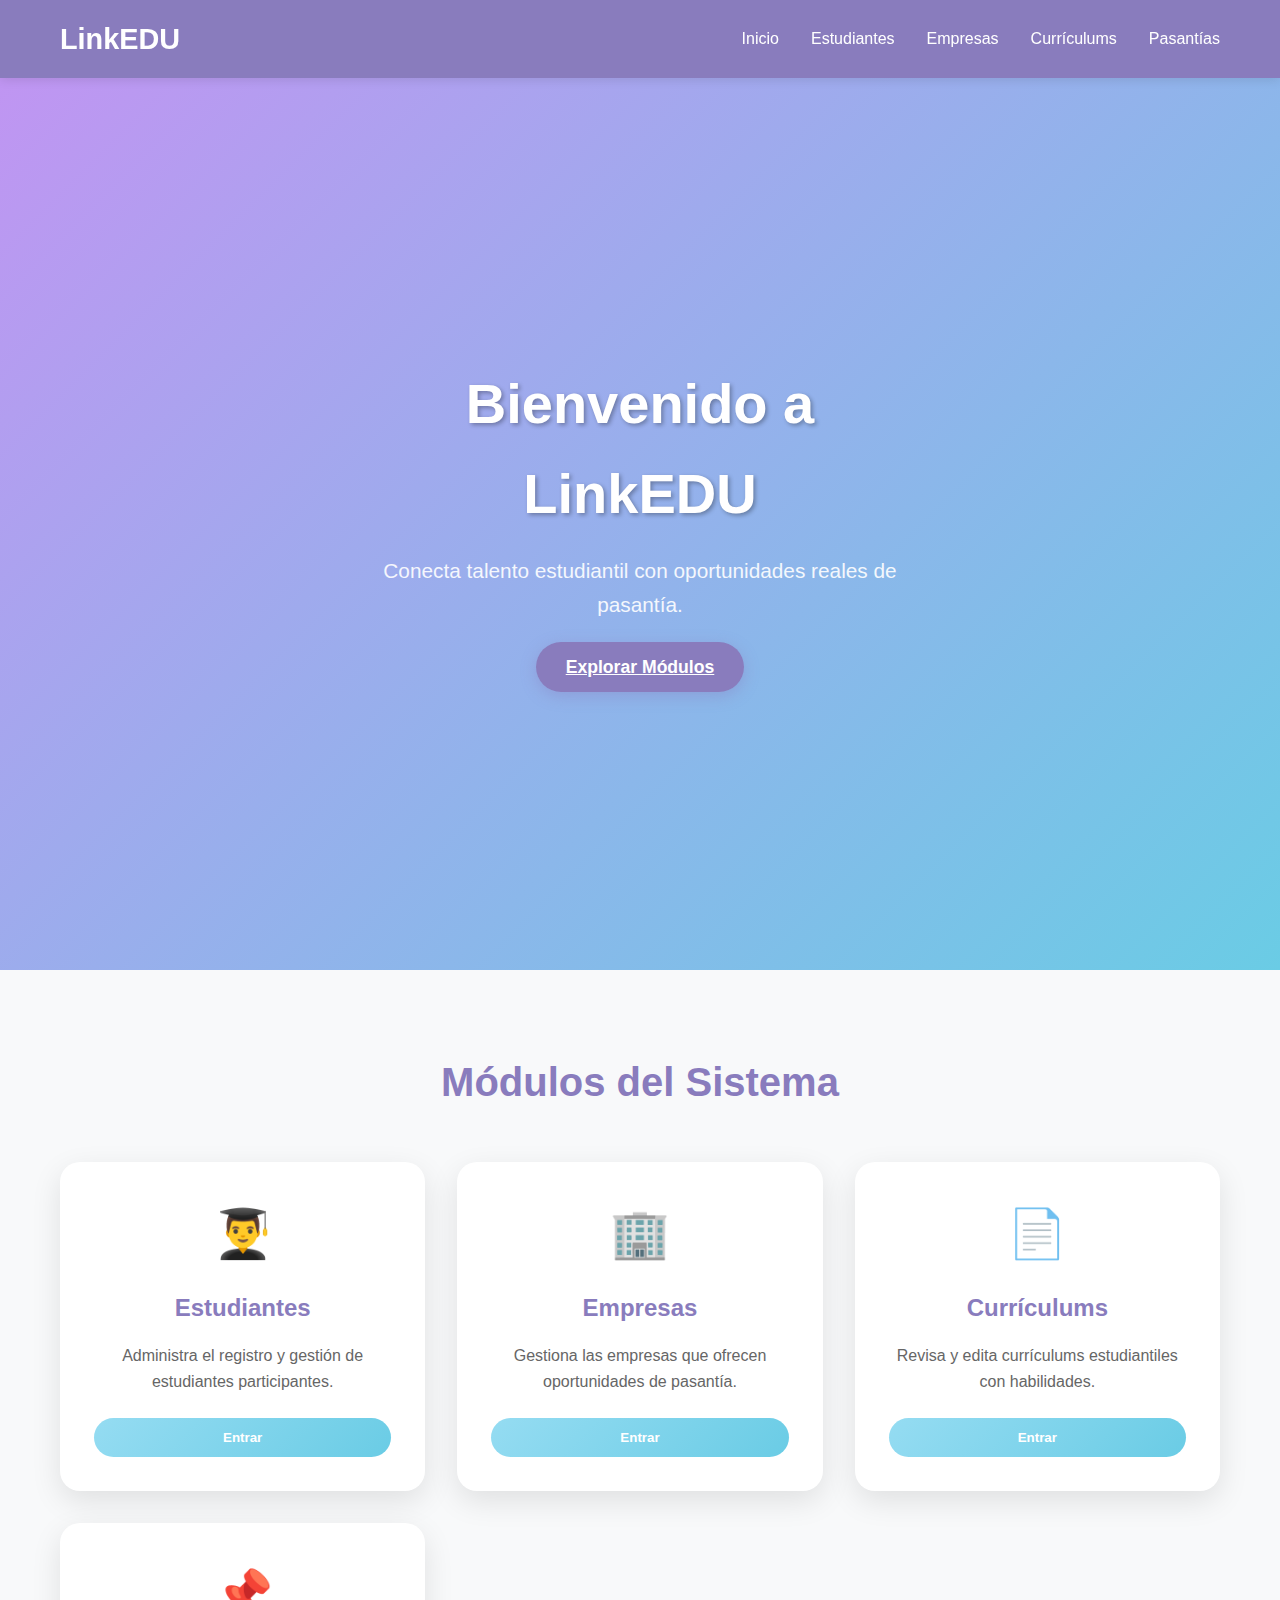
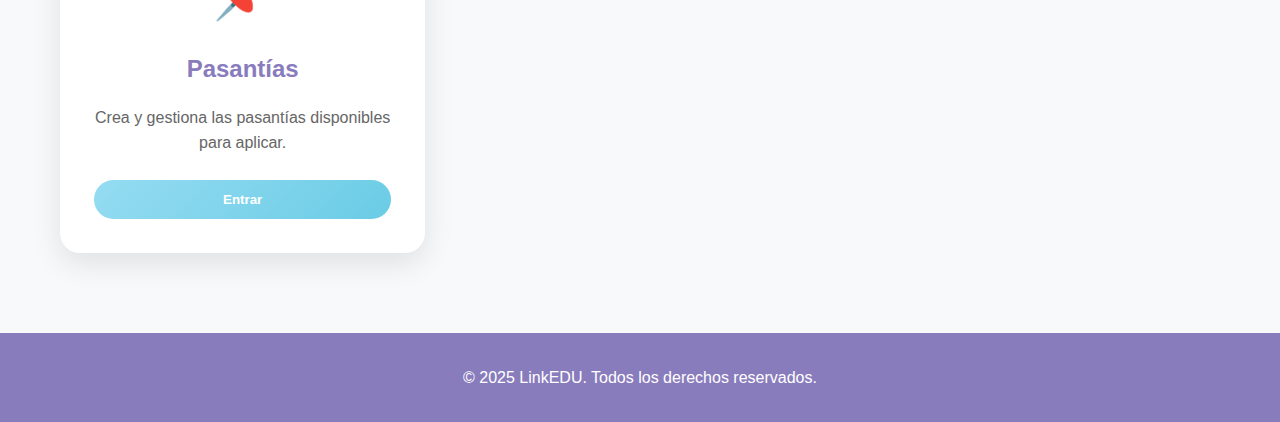
<file: index.html>
<!DOCTYPE html>
<html lang="es">
<head>
    <meta charset="UTF-8">
    <meta name="viewport" content="width=device-width, initial-scale=1.0">
    <title>Gestión de Pasantías - LinkEDU</title>
    <link rel="stylesheet" href="styles.css">
</head>
<body>
    <!-- Navigation Bar -->
    <nav class="navbar">
        <div class="nav-container">
            <div class="nav-logo">
                <h2>LinkEDU</h2>
            </div>
            <ul class="nav-menu">
                <li class="nav-item">
                    <a href="index.html" class="nav-link">Inicio</a>
                </li>
                <li class="nav-item">
                    <a href="student.html" class="nav-link">Estudiantes</a>
                </li>
                <li class="nav-item">
                    <a href="company.html" class="nav-link">Empresas</a>
                </li>
                <li class="nav-item">
                    <a href="curriculum.html" class="nav-link">Currículums</a>
                </li>
                <li class="nav-item">
                    <a href="intership.html" class="nav-link">Pasantías</a>
                </li>
            </ul>
        </div>
    </nav>

 
  <!-- Hero Section -->
  <section class="hero">
    <div class="hero-content">
      <h1 class="hero-title">Bienvenido a LinkEDU</h1>
      <p class="hero-subtitle">Conecta talento estudiantil con oportunidades reales de pasantía.</p>
      <a href="#modulos" class="cta-button">Explorar Módulos</a>
    </div>
  </section>

  <!-- Modules Grid -->
  <section id="modulos" class="modules-section">
    <div class="container">
      <h2 class="section-title">Módulos del Sistema</h2>
      <div class="modules-grid">
        <div class="module-card" onclick="location.href='student.html'">
          <div class="module-icon">👨‍🎓</div>
          <h3>Estudiantes</h3>
          <p>Administra el registro y gestión de estudiantes participantes.</p>
          <button class="module-button">Entrar</button>
        </div>

        <div class="module-card" onclick="location.href='company.html'">
          <div class="module-icon">🏢</div>
          <h3>Empresas</h3>
          <p>Gestiona las empresas que ofrecen oportunidades de pasantía.</p>
          <button class="module-button">Entrar</button>
        </div>

        <div class="module-card" onclick="location.href='curriculum.html'">
          <div class="module-icon">📄</div>
          <h3>Currículums</h3>
          <p>Revisa y edita currículums estudiantiles con habilidades.</p>
          <button class="module-button">Entrar</button>
        </div>

        <div class="module-card" onclick="location.href='intership.html'">
          <div class="module-icon">📌</div>
          <h3>Pasantías</h3>
          <p>Crea y gestiona las pasantías disponibles para aplicar.</p>
          <button class="module-button">Entrar</button>
        </div>
      </div>
    </div>
  </section>

  <!-- Footer -->
  <footer class="footer">
    <div class="container">
      <p>&copy; 2025 LinkEDU. Todos los derechos reservados.</p>
    </div>
  </footer>

</body>
</html>
</file>
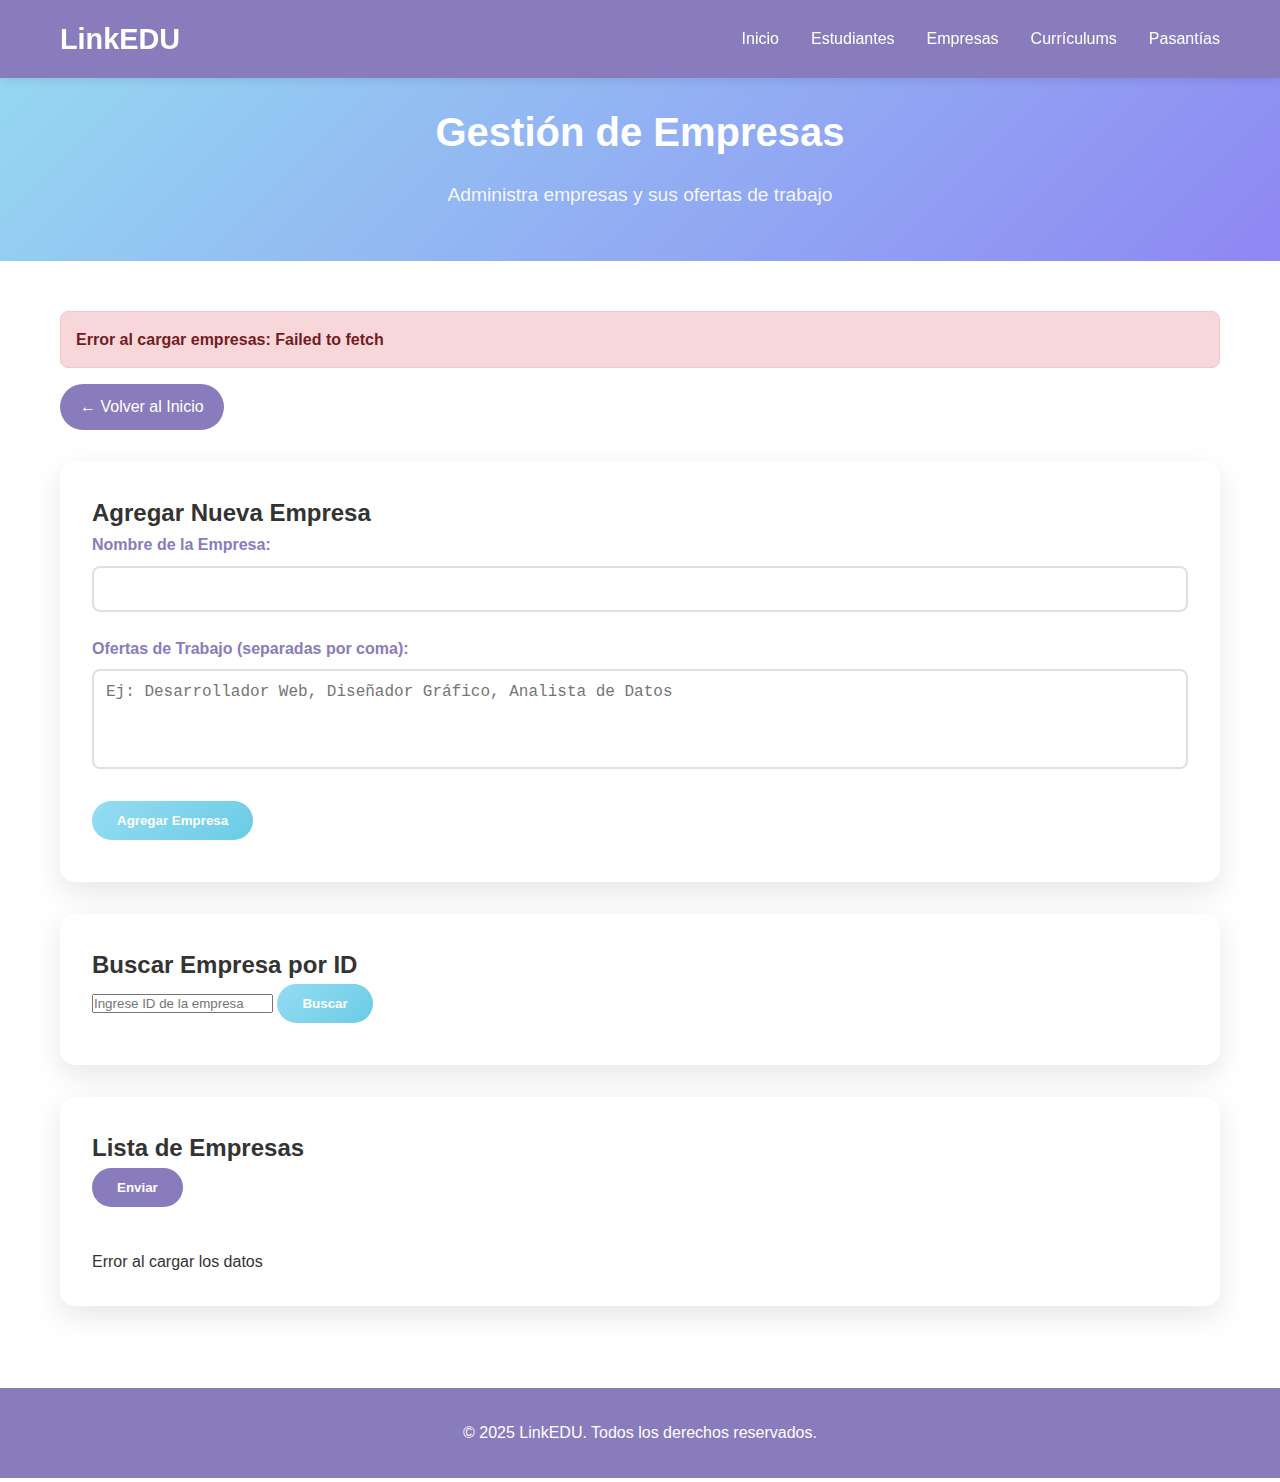
<file: company.html>
<!DOCTYPE html>
<html lang="es">
<head>
    <meta charset="UTF-8">
    <meta name="viewport" content="width=device-width, initial-scale=1.0">
    <title>Gestión de Empresas - LinkEDU</title>
    <link rel="stylesheet" href="styles.css">
</head>
<body>
    <!-- Navigation Bar -->
    <nav class="navbar">
        <div class="nav-container">
            <div class="nav-logo">
                <h2>LinkEDU</h2>
            </div>
            <ul class="nav-menu">
                <li class="nav-item">
                    <a href="index.html" class="nav-link">Inicio</a>
                </li>
                <li class="nav-item">
                    <a href="student.html" class="nav-link">Estudiantes</a>
                </li>
                <li class="nav-item">
                    <a href="company.html" class="nav-link">Empresas</a>
                </li>
                <li class="nav-item">
                    <a href="curriculum.html" class="nav-link">Currículums</a>
                </li>
                <li class="nav-item">
                    <a href="intership.html" class="nav-link">Pasantías</a>
                </li>
            </ul>
        </div>
    </nav>

    <!-- Page Header -->
    <header class="page-header">
        <div class="container">
            <h1 class="page-title">Gestión de Empresas</h1>
            <p class="page-subtitle">Administra empresas y sus ofertas de trabajo</p>
        </div>
    </header>

    <!-- Main Content -->
    <main class="main-content">
        <div class="container">
            <a href="index.html" class="back-button">← Volver al Inicio</a>
            
            <!-- Add Company Form -->
            <div class="form-container">
                <h2>Agregar Nueva Empresa</h2>
                <form id="companyForm">
                    <div class="form-group">
                        <label for="businessName">Nombre de la Empresa:</label>
                        <input type="text" id="businessName" name="businessName" required>
                    </div>
                    <div class="form-group">
                        <label for="offers">Ofertas de Trabajo (separadas por coma):</label>
                        <textarea id="offers" name="offers" rows="4" placeholder="Ej: Desarrollador Web, Diseñador Gráfico, Analista de Datos" required></textarea>
                    </div>
                    <button type="submit" class="btn btn-primary" data-original-text="Agregar Empresa">
                        Agregar Empresa
                    </button>
                </form>
            </div>

            <!-- Search Company Modal -->
            <div class="form-container">
               <h2>Buscar Empresa por ID</h2>
               <form id="searchCompanyForm">
               <input type="number" id="searchCompanyId" placeholder="Ingrese ID de la empresa" required />
               <button type="submit" class="btn btn-primary">Buscar</button>
               </form>
              <div id="searchCompanyResult"></div>
            </div>

            <!-- Companies List -->
            <div class="form-container">
                <h2>Lista de Empresas</h2>
                <button id="loadCompanies" class="btn btn-secondary">Cargar Empresas</button>
                <div id="companiesContainer" class="cards-container"></div>
            </div>

            

            <!-- Modal para editar parcialmente (PATCH) -->
            <div id="patchCompanyModal" class="modal" style="display: none;">
              <div class="modal-content">
              <span class="close" onclick="closeModals()">&times;</span>
              <h2>Editar Empresa</h2>
              <form id="patchCompanyForm">
             <input type="hidden" id="patchCompanyId">
             <div class="form-group">
             <label for="patchBusinessName">Nombre de la Empresa:</label>
             <input type="text" id="patchBusinessName" name="businessName" placeholder="Dejar en blanco para no modificar" />
              </div>
             <div class="form-group">
             <label for="patchOffers">Ofertas (separadas por coma):</label>
             <textarea id="patchOffers" name="offers" rows="3" placeholder="Ej: Diseño, Programación, Marketing"></textarea>
             </div>
             <button type="submit" class="btn btn-primary">Guardar Cambios</button>
             </form>
             </div>
           </div>

            <!-- UPDATE Company Modal -->
            <div id="editModal" class="modal" style="display: none;">
                <div class="modal-content">
                    <span class="close" onclick="closeModals()">&times;</span>
                    <h2>Actualizar Empresa</h2>
                    <form id="editCompanyForm">
                        <input type="hidden" id="editCompanyId" name="id">
                        <div class="form-group">
                            <label for="editBusinessName">Nombre de la Empresa:</label>
                            <input type="text" id="editBusinessName" name="businessName" required>
                        </div>
                        <div class="form-group">
                            <label for="editOffers">Ofertas de Trabajo (separadas por coma):</label>
                            <textarea id="editOffers" name="offers" rows="4" required></textarea>
                        </div>
                        <button type="submit" class="btn btn-primary">Actualizar Empresa</button>
                    </form>
                </div>
            </div>
        </div>
    </main>

    <!-- Footer -->
    <footer class="footer">
        <div class="container">
            <p>&copy; 2025 LinkEDU. Todos los derechos reservados.</p>
        </div>
    </footer>

    <script src="company.js"></script>
</body>
</html>
</file>
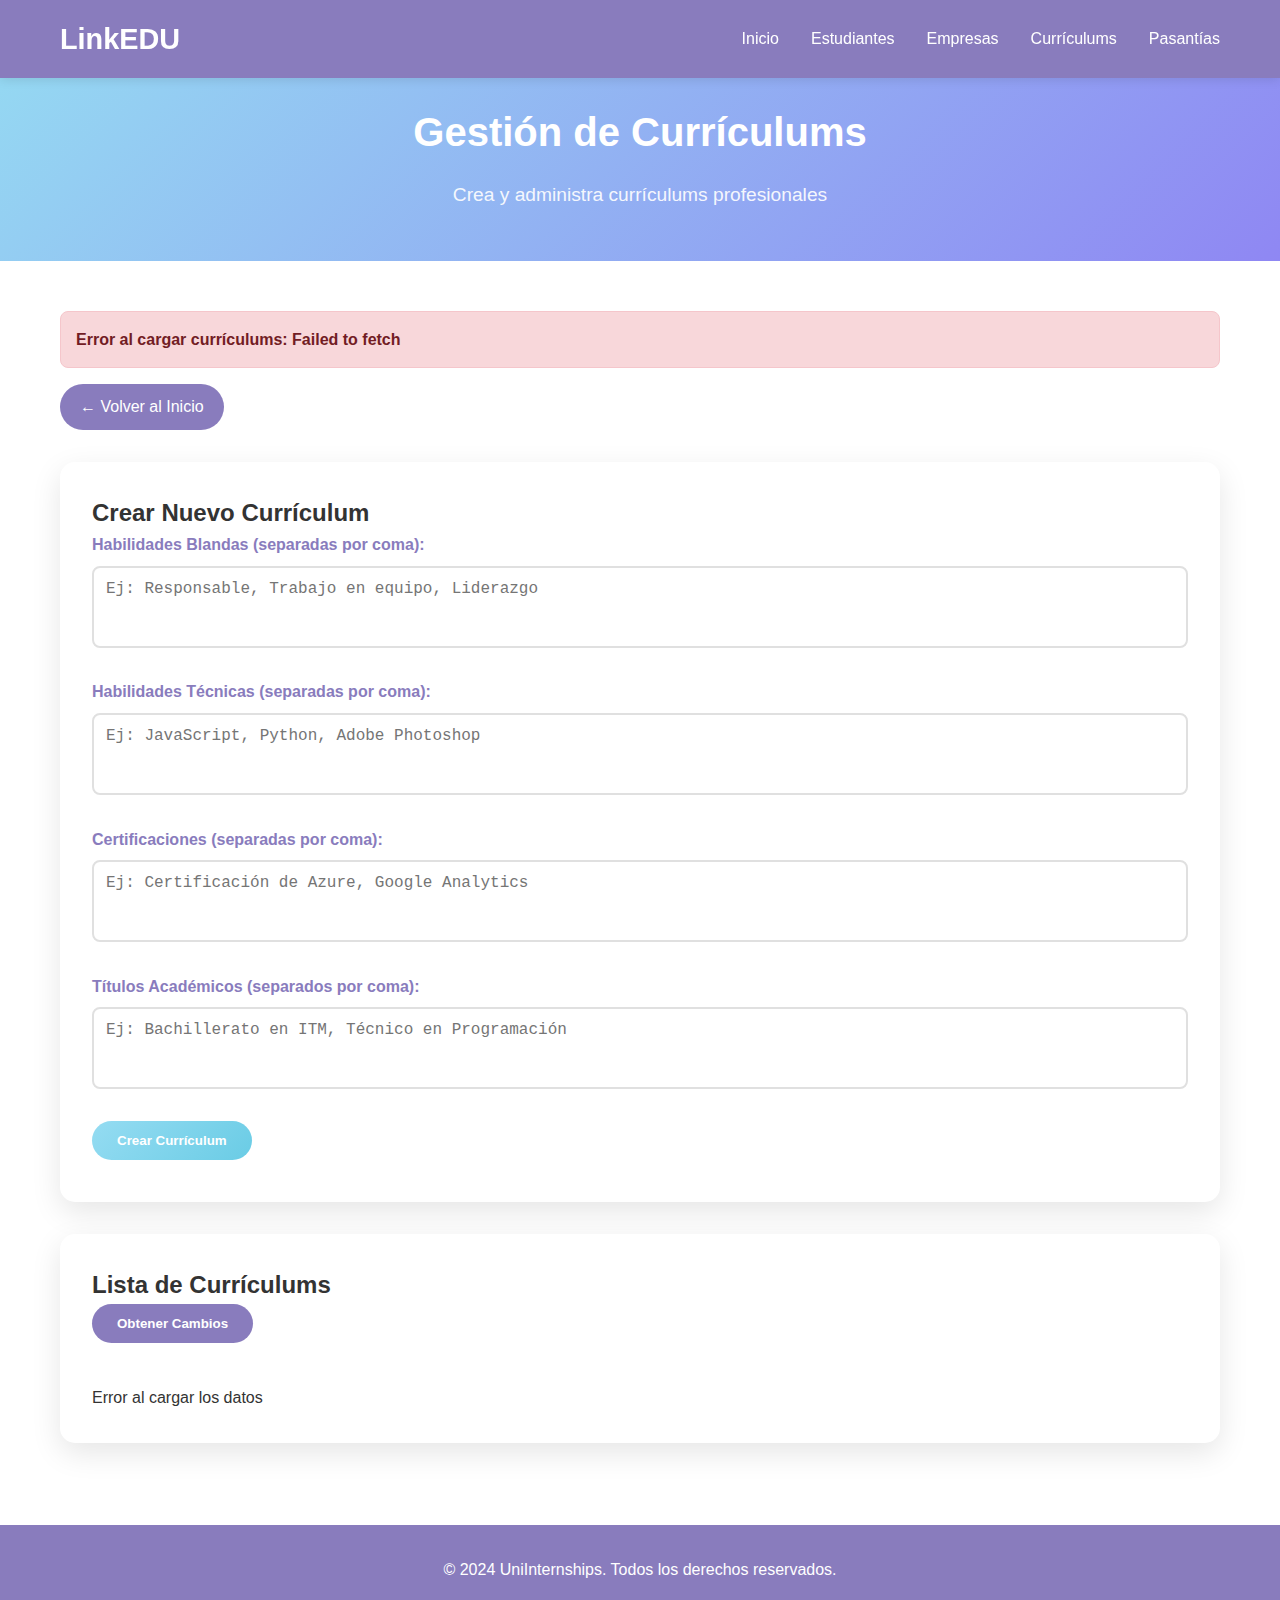
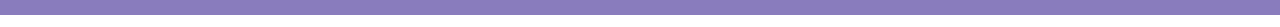
<file: curriculum.html>
<!DOCTYPE html>
<html lang="es">
<head>
    <meta charset="UTF-8">
    <meta name="viewport" content="width=device-width, initial-scale=1.0">
    <title>Gestión de Currículums - LinkEDU</title>
    <link rel="stylesheet" href="styles.css">
</head>
<body>
    <!-- Navigation Bar -->
    <nav class="navbar">
        <div class="nav-container">
            <div class="nav-logo">
                <h2>LinkEDU</h2>
            </div>
            <ul class="nav-menu">
                <li class="nav-item">
                    <a href="index.html" class="nav-link">Inicio</a>
                </li>
                <li class="nav-item">
                    <a href="student.html" class="nav-link">Estudiantes</a>
                </li>
                <li class="nav-item">
                    <a href="company.html" class="nav-link">Empresas</a>
                </li>
                <li class="nav-item">
                    <a href="curriculum.html" class="nav-link">Currículums</a>
                </li>
                <li class="nav-item">
                    <a href="intership.html" class="nav-link">Pasantías</a>
                </li>
            </ul>
        </div>
    </nav>

    <!-- Page Header -->
    <header class="page-header">
        <div class="container">
            <h1 class="page-title">Gestión de Currículums</h1>
            <p class="page-subtitle">Crea y administra currículums profesionales</p>
        </div>
    </header>

    <!-- Main Content -->
    <main class="main-content">
        <div class="container">
            <a href="index.html" class="back-button">← Volver al Inicio</a>
            
            <!-- Add Curriculum Form -->
            <div class="form-container">
                <h2>Crear Nuevo Currículum</h2>
                <form id="curriculumForm">
                    <div class="form-group">
                        <label for="softSkills">Habilidades Blandas (separadas por coma):</label>
                        <textarea id="softSkills" name="softSkills" rows="3" placeholder="Ej: Responsable, Trabajo en equipo, Liderazgo" required></textarea>
                    </div>
                    <div class="form-group">
                        <label for="technicalSkill">Habilidades Técnicas (separadas por coma):</label>
                        <textarea id="technicalSkill" name="technicalSkill" rows="3" placeholder="Ej: JavaScript, Python, Adobe Photoshop" required></textarea>
                    </div>
                    <div class="form-group">
                        <label for="certifications">Certificaciones (separadas por coma):</label>
                        <textarea id="certifications" name="certifications" rows="3" placeholder="Ej: Certificación de Azure, Google Analytics"></textarea>
                    </div>
                    <div class="form-group">
                        <label for="titles">Títulos Académicos (separados por coma):</label>
                        <textarea id="titles" name="titles" rows="3" placeholder="Ej: Bachillerato en ITM, Técnico en Programación" required></textarea>
                    </div>
                    <button type="submit" class="btn btn-primary" data-original-text="Crear Currículum">
                        Crear Currículum
                    </button>
                </form>
            </div>

            <!-- Curriculums List -->
            <div class="form-container">
                <h2>Lista de Currículums</h2>
                <button id="loadCurriculums" class="btn btn-secondary">Cargar Currículums</button>
                <div id="curriculumsContainer" class="cards-container"></div>
            </div>

            <!-- Edit Curriculum Modal -->
            <div id="editModal" class="modal" style="display: none;">
                <div class="modal-content">
                    <span class="close">&times;</span>
                    <h2>Editar Currículum</h2>
                    <form id="editCurriculumForm">
                        <input type="hidden" id="editCurriculumId">
                        <div class="form-group">
                            <label for="editSoftSkills">Habilidades Blandas:</label>
                            <textarea id="editSoftSkills" name="softSkills" rows="3" required></textarea>
                        </div>
                        <div class="form-group">
                            <label for="editTechnicalSkill">Habilidades Técnicas:</label>
                            <textarea id="editTechnicalSkill" name="technicalSkill" rows="3" required></textarea>
                        </div>
                        <div class="form-group">
                            <label for="editCertifications">Certificaciones:</label>
                            <textarea id="editCertifications" name="certifications" rows="3"></textarea>
                        </div>
                        <div class="form-group">
                            <label for="editTitles">Títulos Académicos:</label>
                            <textarea id="editTitles" name="titles" rows="3" required></textarea>
                        </div>
                        <button type="submit" class="btn btn-primary">Actualizar Currículum</button>
                    </form>
                </div>
            </div>
        </div>
    </main>

    <!-- Footer -->
    <footer class="footer">
        <div class="container">
            <p>&copy; 2024 UniInternships. Todos los derechos reservados.</p>
        </div>
    </footer>

    <script src="curriculum.js"></script>
</body>
</html>
</file>
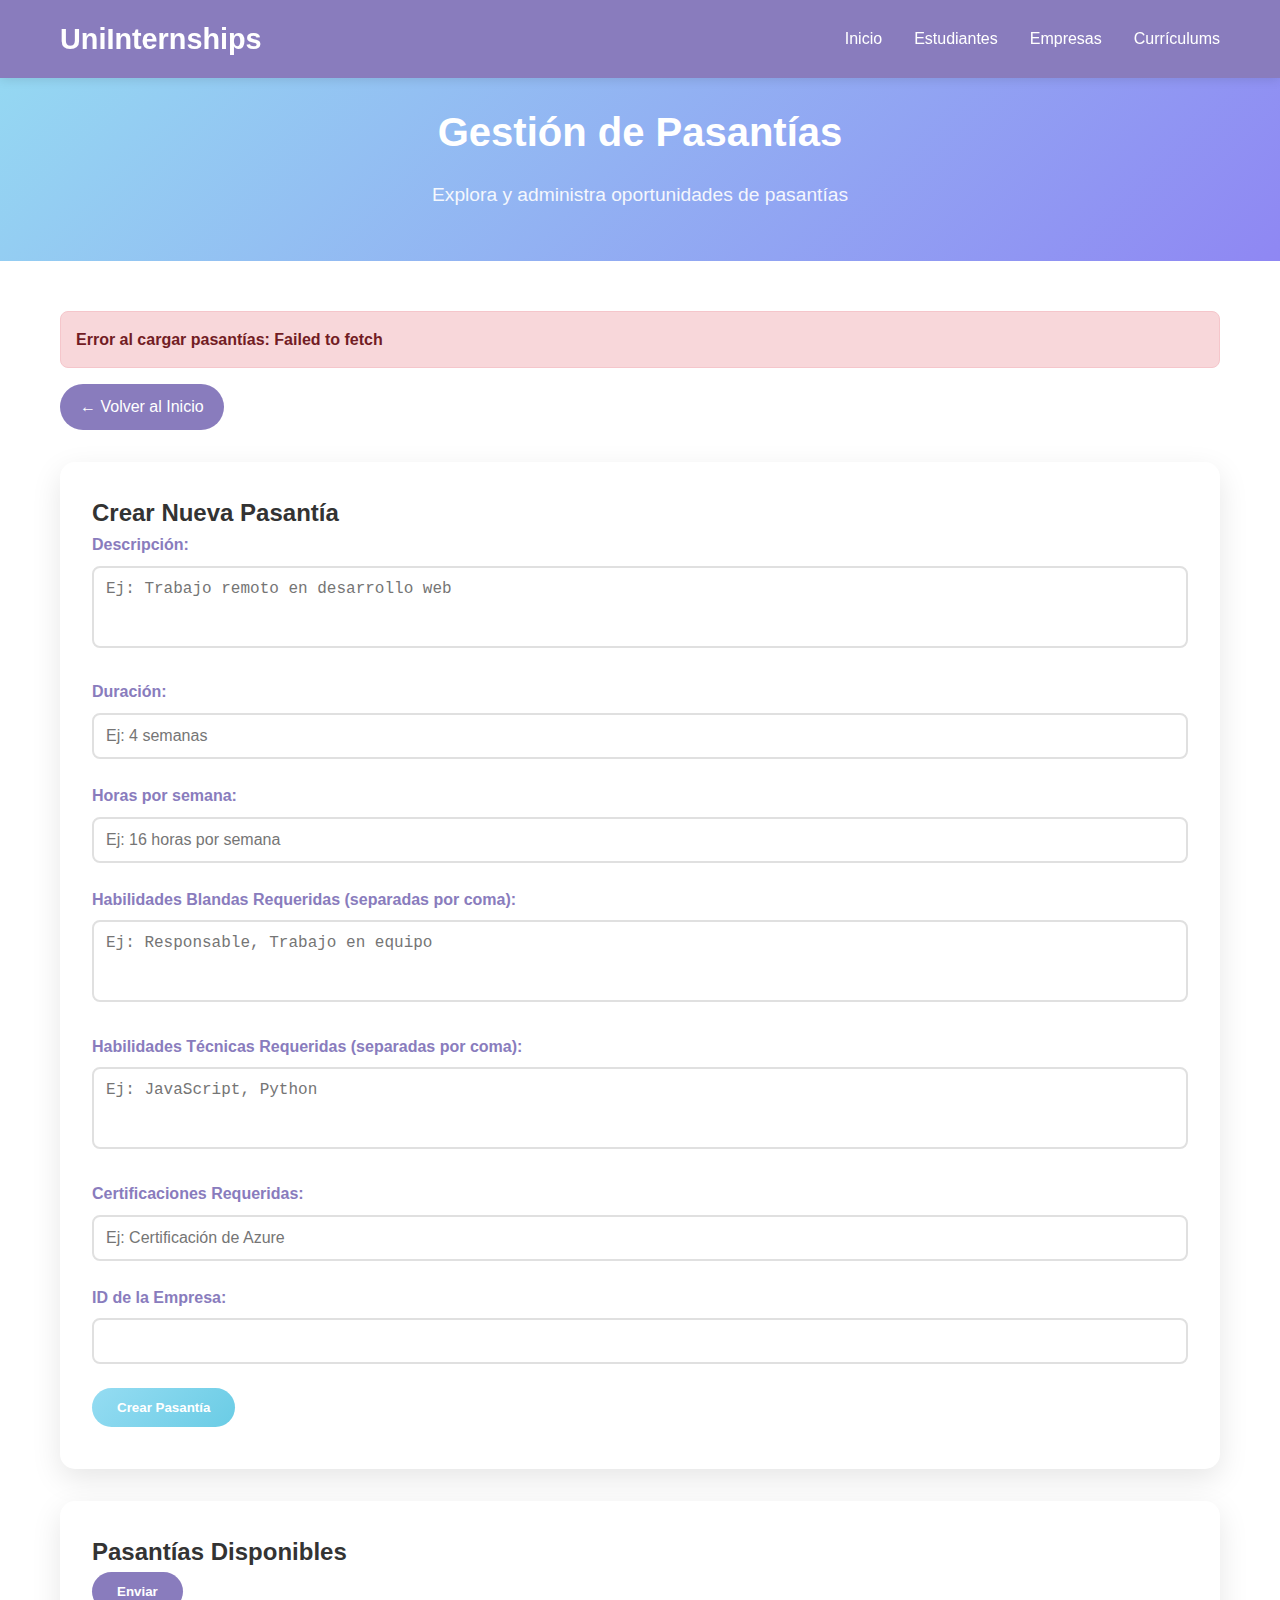
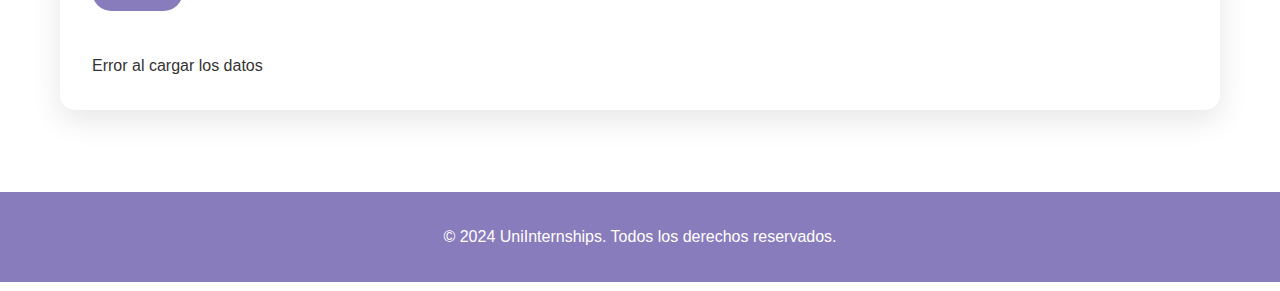
<file: intership.html>
<!DOCTYPE html>
<html lang="es">
<head>
    <meta charset="UTF-8">
    <meta name="viewport" content="width=device-width, initial-scale=1.0">
    <title>Gestión de Pasantías - UniInternships</title>
    <link rel="stylesheet" href="styles.css">
</head>
<body>
    <!-- Navigation Bar -->
    <nav class="navbar">
        <div class="nav-container">
            <div class="nav-logo">
                <h2>UniInternships</h2>
            </div>
            <ul class="nav-menu">
                <li class="nav-item">
                    <a href="index.html" class="nav-link">Inicio</a>
                </li>
                <li class="nav-item">
                    <a href="student.html" class="nav-link">Estudiantes</a>
                </li>
                <li class="nav-item">
                    <a href="company.html" class="nav-link">Empresas</a>
                </li>
                <li class="nav-item">
                    <a href="curriculum.html" class="nav-link">Currículums</a>
                </li>
            </ul>
        </div>
    </nav>

    <!-- Page Header -->
    <header class="page-header">
        <div class="container">
            <h1 class="page-title">Gestión de Pasantías</h1>
            <p class="page-subtitle">Explora y administra oportunidades de pasantías</p>
        </div>
    </header>

    <!-- Main Content -->
    <main class="main-content">
        <div class="container">
            <a href="index.html" class="back-button">← Volver al Inicio</a>
            
            <!-- Add Internship Form -->
            <div class="form-container">
                <h2>Crear Nueva Pasantía</h2>
                <form id="internshipForm">
                    <div class="form-group">
                        <label for="description">Descripción:</label>
                        <textarea id="description" name="description" rows="3" placeholder="Ej: Trabajo remoto en desarrollo web" required></textarea>
                    </div>
                    <div class="form-group">
                        <label for="durationWeeks">Duración:</label>
                        <input type="text" id="durationWeeks" name="durationWeeks" placeholder="Ej: 4 semanas" required>
                    </div>
                    <div class="form-group">
                        <label for="hours">Horas por semana:</label>
                        <input type="text" id="hours" name="hours" placeholder="Ej: 16 horas por semana" required>
                    </div>
                    <div class="form-group">
                        <label for="softSkills">Habilidades Blandas Requeridas (separadas por coma):</label>
                        <textarea id="softSkills" name="softSkills" rows="3" placeholder="Ej: Responsable, Trabajo en equipo" required></textarea>
                    </div>
                    <div class="form-group">
                        <label for="technicalSkill">Habilidades Técnicas Requeridas (separadas por coma):</label>
                        <textarea id="technicalSkill" name="technicalSkill" rows="3" placeholder="Ej: JavaScript, Python" required></textarea>
                    </div>
                    <div class="form-group">
                        <label for="certifications">Certificaciones Requeridas:</label>
                        <input type="text" id="certifications" name="certifications" placeholder="Ej: Certificación de Azure">
                    </div>
                    <div class="form-group">
                        <label for="idCompany">ID de la Empresa:</label>
                        <input type="number" id="idCompany" name="idCompany" required>
                    </div>
                    <button type="submit" class="btn btn-primary" data-original-text="Crear Pasantía">
                        Crear Pasantía
                    </button>
                </form>
            </div>

            <!-- Internships List -->
            <div class="form-container">
                <h2>Pasantías Disponibles</h2>
                <button id="loadInternships" class="btn btn-secondary">Cargar Pasantías</button>
                <div id="internshipsContainer" class="cards-container"></div>
            </div>

            <!-- Edit Internship Modal -->
            <div id="editModal" class="modal" style="display: none;">
                <div class="modal-content">
                    <span class="close">&times;</span>
                    <h2>Editar Pasantía</h2>
                    <form id="editInternshipForm">
                        <input type="hidden" id="editInternshipId">
                        <div class="form-group">
                            <label for="editDescription">Descripción:</label>
                            <textarea id="editDescription" name="description" rows="3" required></textarea>
                        </div>
                        <div class="form-group">
                            <label for="editDurationWeeks">Duración:</label>
                            <input type="text" id="editDurationWeeks" name="durationWeeks" required>
                        </div>
                        <div class="form-group">
                            <label for="editHours">Horas por semana:</label>
                            <input type="text" id="editHours" name="hours" required>
                        </div>
                        <div class="form-group">
                            <label for="editSoftSkills">Habilidades Blandas Requeridas:</label>
                            <textarea id="editSoftSkills" name="softSkills" rows="3" required></textarea>
                        </div>
                        <div class="form-group">
                            <label for="editTechnicalSkill">Habilidades Técnicas Requeridas:</label>
                            <textarea id="editTechnicalSkill" name="technicalSkill" rows="3" required></textarea>
                        </div>
                        <div class="form-group">
                            <label for="editCertifications">Certificaciones Requeridas:</label>
                            <input type="text" id="editCertifications" name="certifications">
                        </div>
                        <div class="form-group">
                            <label for="editIdCompany">ID de la Empresa:</label>
                            <input type="number" id="editIdCompany" name="idCompany" required>
                        </div>
                        <button type="submit" class="btn btn-primary">Actualizar Pasantía</button>
                    </form>
                </div>
            </div>

            <!-- Apply Modal -->
            <div id="applyModal" class="modal" style="display: none;">
                <div class="modal-content">
                    <span class="close-apply">&times;</span>
                    <h2>Aplicar a Pasantía</h2>
                    <div id="applyContent">
                        <p>¿Estás seguro de que deseas aplicar a esta pasantía?</p>
                        <div class="modal-actions">
                            <button id="confirmApply" class="btn btn-primary">Confirmar Aplicación</button>
                            <button id="cancelApply" class="btn btn-secondary">Cancelar</button>
                        </div>
                    </div>
                </div>
            </div>
        </div>
    </main>

    <!-- Footer -->
    <footer class="footer">
        <div class="container">
            <p>&copy; 2024 UniInternships. Todos los derechos reservados.</p>
        </div>
    </footer>

    <script src="intership.js"></script>
</body>
</html>
</file>
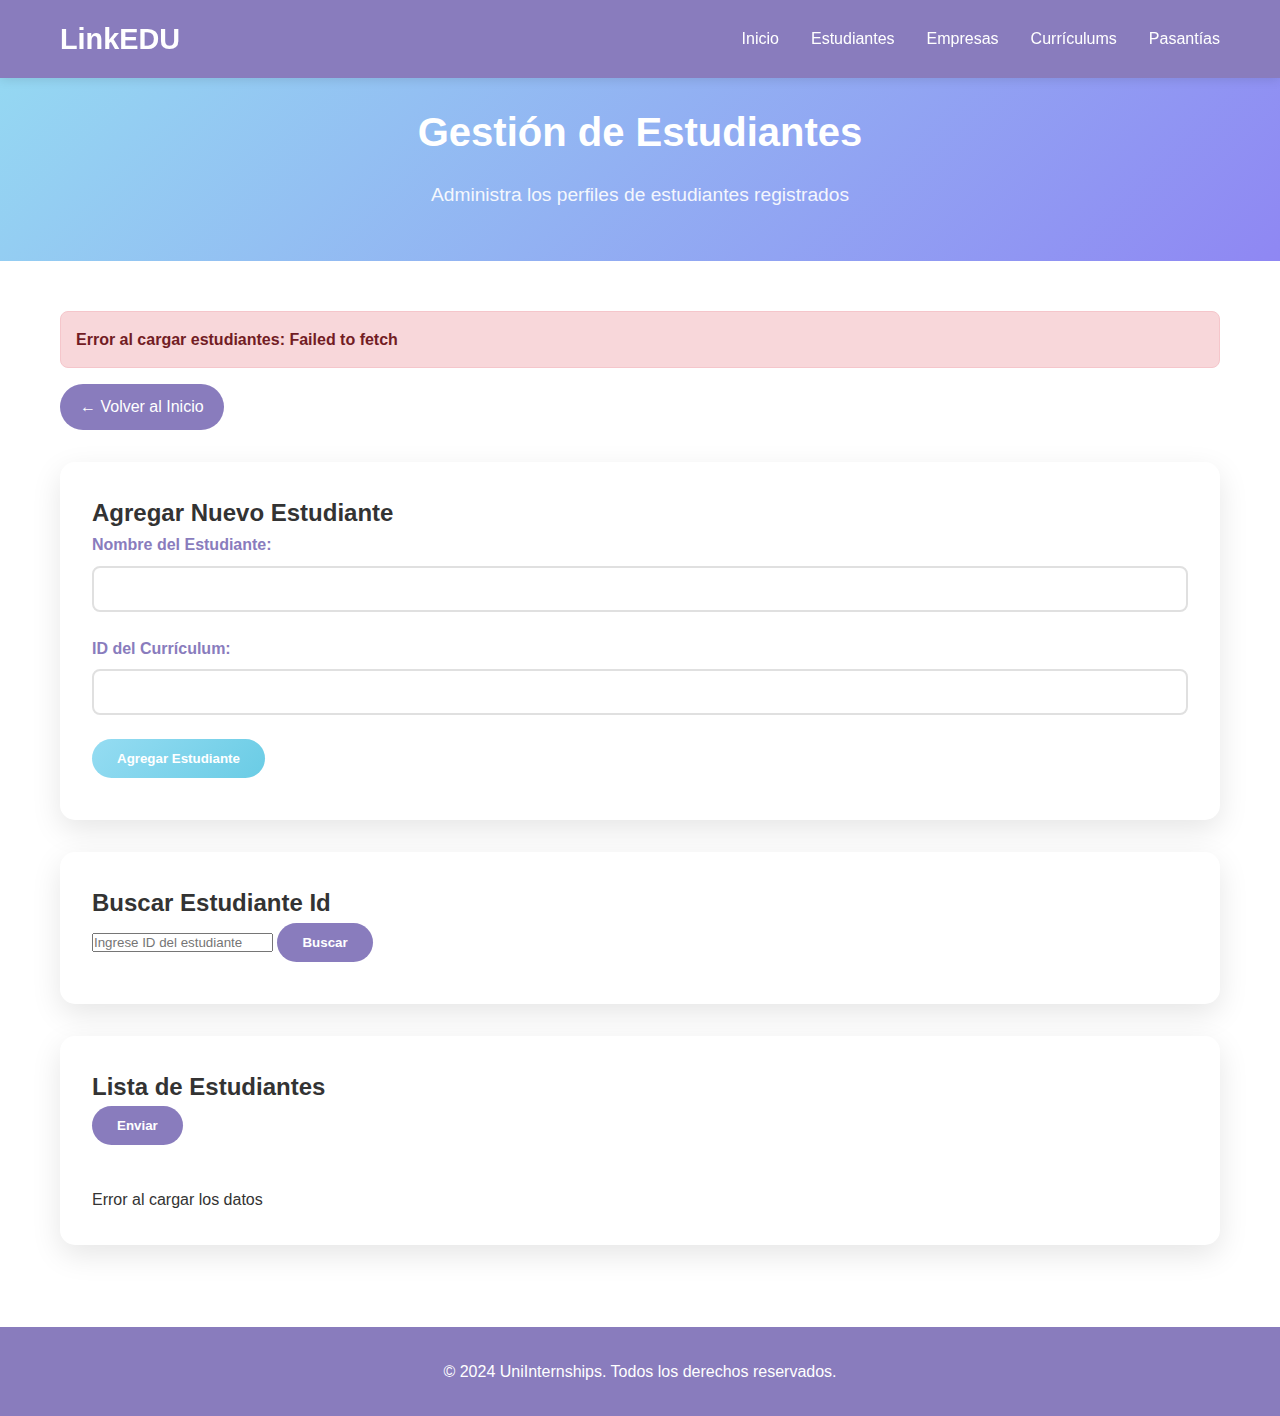
<file: student.html>
<!DOCTYPE html>
<html lang="es">
<head>
    <meta charset="UTF-8">
    <meta name="viewport" content="width=device-width, initial-scale=1.0">
    <title>Gestión de Estudiantes - LinkEDU</title>
    <link rel="stylesheet" href="styles.css">
</head>
<body>
    <!-- Navigation Bar -->
    <nav class="navbar">
        <div class="nav-container">
            <div class="nav-logo">
                <h2>LinkEDU</h2>
            </div>
            <ul class="nav-menu">
                <li class="nav-item">
                    <a href="index.html" class="nav-link">Inicio</a>
                </li>
                <li class="nav-item">
                    <a href="student.html" class="nav-link">Estudiantes</a>
                </li>
                <li class="nav-item">
                    <a href="company.html" class="nav-link">Empresas</a>
                </li>
                <li class="nav-item">
                    <a href="curriculum.html" class="nav-link">Currículums</a>
                </li>
                <li class="nav-item">
                    <a href="intership.html" class="nav-link">Pasantías</a>
                </li>
            </ul>
        </div>
    </nav>

    <!-- Page Header -->
    <header class="page-header">
        <div class="container">
            <h1 class="page-title">Gestión de Estudiantes</h1>
            <p class="page-subtitle">Administra los perfiles de estudiantes registrados</p>
        </div>
    </header>

    <!-- Main Content -->
    <main class="main-content">
        <div class="container">
            <a href="index.html" class="back-button">← Volver al Inicio</a>
            
            <!-- Add Student Form -->
            <div class="form-container">
                <h2>Agregar Nuevo Estudiante</h2>
                <form id="studentForm">
                    <div class="form-group">
                        <label for="studentName">Nombre del Estudiante:</label>
                        <input type="text" id="name" name="name" required>
                    </div>
                    <div class="form-group">
                        <label for="curriculumId">ID del Currículum:</label>
                        <input type="number" id="idCurriculum" name="idCurriculum" required>
                    </div>
                    <button type="submit" class="btn btn-primary" data-original-text="Agregar Estudiante">
                        Agregar Estudiante
                    </button>
                </form>
            </div>

           <!-- Search Student by Curriculum ID -->
            <div class="form-container">
                <h2>Buscar Estudiante Id</h2>
                <form id="searchStudentForm">
                   <input type="number" id="searchIdStudent" placeholder="Ingrese ID del estudiante" required />
                    <button type="submit" class="btn btn-secondary">Buscar</button>
                </form>
                <div id="searchStudentResult"></div>
            </div>

            
            <!-- Students List -->
            <div class="form-container">
                <h2>Lista de Estudiantes</h2>
                <button id="loadStudents" class="btn btn-secondary">Cargar Estudiantes</button>
                <div id="studentsContainer" class="cards-container"></div>
            </div>

            <!-- Edit Student Modal -->
            <div id="editModal" class="modal" style="display: none;">
                <div class="modal-content">
                    <span class="close">&times;</span>
                    <h2>Editar Estudiante</h2>
                    <form id="editStudentForm">
                        <input type="hidden" id="editStudentId">
                        <div class="form-group">
                            <label for="editStudentName">Nombre del Estudiante:</label>
                            <input type="text" id="editStudentName" name="name" required>
                        </div>
                        <div class="form-group">
                            <label for="editIdCurriculum">ID del Currículum:</label>
                            <input type="number" id="editIdCurriculum" name="idCurriculum" required>
                        </div>
                        <button type="submit" class="btn btn-primary">Actualizar Estudiante</button>
                    </form>
                </div>
            </div>
        </div>
    </main>

    <!-- Footer -->
    <footer class="footer">
        <div class="container">
            <p>&copy; 2024 UniInternships. Todos los derechos reservados.</p>
        </div>
    </footer>

    <script src="student.js"></script>
</body>
</html>
</file>
<file: styles.css>
/* Reset and Base Styles */
* {
  margin: 0;
  padding: 0;
  box-sizing: border-box;
}

body {
  font-family: "Segoe UI", Tahoma, Geneva, Verdana, sans-serif;
  line-height: 1.6;
  color: #333;
  background-color: #ffffff;
}

.container {
  max-width: 1200px;
  margin: 0 auto;
  padding: 0 20px;
}

/* Navigation Styles */
.navbar {
  background-color: #897cbd;
  padding: 1rem 0;
  position: fixed;
  top: 0;
  width: 100%;
  z-index: 1000;
  box-shadow: 0 2px 10px rgba(0, 0, 0, 0.1);
}

.nav-container {
  max-width: 1200px;
  margin: 0 auto;
  padding: 0 20px;
  display: flex;
  justify-content: space-between;
  align-items: center;
}

.nav-logo h2 {
  color: #ffffff;
  font-size: 1.8rem;
  font-weight: bold;
}

.nav-menu {
  display: flex;
  list-style: none;
  gap: 2rem;
}

.nav-link {
  color: #ffffff;
  text-decoration: none;
  font-weight: 500;
  transition: color 0.3s ease;
}

.nav-link:hover {
  color: #95dcf2;
}

/* Hero Section */
.hero {
  background: linear-gradient(135deg, #c095f2 0%, #6acce5 100%);
  height: 100vh;
  display: flex;
  align-items: center;
  justify-content: center;
  text-align: center;
  margin-top: 70px;
}

.hero-content {
  max-width: 600px;
  padding: 0 20px;
}

.hero-title {
  font-size: 3.5rem;
  color: #ffffff;
  margin-bottom: 1rem;
  font-weight: bold;
  text-shadow: 2px 2px 4px rgba(0, 0, 0, 0.3);
}

.hero-subtitle {
  font-size: 1.3rem;
  color: #ffffff;
  margin-bottom: 2rem;
  opacity: 0.9;
}

.cta-button {
  background-color: #897cbd;
  color: #ffffff;
  padding: 15px 30px;
  border: none;
  border-radius: 50px;
  font-size: 1.1rem;
  font-weight: bold;
  cursor: pointer;
  transition: all 0.3s ease;
  box-shadow: 0 4px 15px rgba(137, 124, 189, 0.4);
}

.cta-button:hover {
  background-color: #7a6bb0;
  transform: translateY(-2px);
  box-shadow: 0 6px 20px rgba(137, 124, 189, 0.6);
}

/* Modules Section */
.modules-section {
  padding: 80px 0;
  background-color: #f8f9fa;
}

.section-title {
  text-align: center;
  font-size: 2.5rem;
  color: #897cbd;
  margin-bottom: 3rem;
  font-weight: bold;
}

.modules-grid {
  display: grid;
  grid-template-columns: repeat(auto-fit, minmax(280px, 1fr));
  gap: 2rem;
  margin-top: 2rem;
}

.module-card {
  background: #ffffff;
  padding: 2rem;
  border-radius: 20px;
  text-align: center;
  box-shadow: 0 10px 30px rgba(0, 0, 0, 0.1);
  transition: all 0.3s ease;
  cursor: pointer;
  border: 2px solid transparent;
}

.module-card:hover {
  transform: translateY(-10px);
  box-shadow: 0 20px 40px rgba(0, 0, 0, 0.15);
  border-color: #95dcf2;
}

.module-icon {
  font-size: 3rem;
  margin-bottom: 1rem;
}

.module-card h3 {
  color: #897cbd;
  font-size: 1.5rem;
  margin-bottom: 1rem;
  font-weight: bold;
}

.module-card p {
  color: #666;
  margin-bottom: 1.5rem;
  line-height: 1.6;
}

.module-button {
  background: linear-gradient(135deg, #95dcf2, #6acce5);
  color: #ffffff;
  padding: 12px 25px;
  border: none;
  border-radius: 25px;
  font-weight: bold;
  cursor: pointer;
  transition: all 0.3s ease;
  width: 100%;
}

.module-button:hover {
  background: linear-gradient(135deg, #6acce5, #95dcf2);
  transform: scale(1.05);
}

/* About Section */
.about-section {
  padding: 80px 0;
  background-color: #ffffff;
}

.about-text {
  text-align: center;
  font-size: 1.2rem;
  color: #666;
  max-width: 800px;
  margin: 0 auto;
  line-height: 1.8;
}

/* Footer */
.footer {
  background-color: #897cbd;
  color: #ffffff;
  text-align: center;
  padding: 2rem 0;
}

/* Common Styles for Module Pages */
.page-header {
  background: linear-gradient(135deg, #95dcf2 0%, #8f87f3 100%);
  padding: 100px 0 50px;
  text-align: center;
  color: #ffffff;
}

.page-title {
  font-size: 2.5rem;
  margin-bottom: 1rem;
  font-weight: bold;
}

.page-subtitle {
  font-size: 1.2rem;
  opacity: 0.9;
}

.main-content {
  padding: 50px 0;
  min-height: calc(100vh - 200px);
}

.back-button {
  background-color: #897cbd;
  color: #ffffff;
  padding: 10px 20px;
  border: none;
  border-radius: 25px;
  text-decoration: none;
  display: inline-block;
  margin-bottom: 2rem;
  transition: all 0.3s ease;
}

.back-button:hover {
  background-color: #7a6bb0;
  transform: translateY(-2px);
}

/* Form Styles */
.form-container {
  background: #ffffff;
  padding: 2rem;
  border-radius: 15px;
  box-shadow: 0 10px 30px rgba(0, 0, 0, 0.1);
  margin-bottom: 2rem;
}

.form-group {
  margin-bottom: 1.5rem;
}

.form-group label {
  display: block;
  margin-bottom: 0.5rem;
  color: #897cbd;
  font-weight: bold;
}

.form-group input,
.form-group textarea,
.form-group select {
  width: 100%;
  padding: 12px;
  border: 2px solid #e0e0e0;
  border-radius: 8px;
  font-size: 1rem;
  transition: border-color 0.3s ease;
}

.form-group input:focus,
.form-group textarea:focus,
.form-group select:focus {
  outline: none;
  border-color: #95dcf2;
}

.btn {
  padding: 12px 25px;
  border: none;
  border-radius: 25px;
  font-weight: bold;
  cursor: pointer;
  transition: all 0.3s ease;
  margin-right: 10px;
  margin-bottom: 10px;
}

.btn-primary {
  background: linear-gradient(135deg, #95dcf2, #6acce5);
  color: #ffffff;
}

.btn-primary:hover {
  background: linear-gradient(135deg, #6acce5, #95dcf2);
  transform: translateY(-2px);
}

.btn-secondary {
  background-color: #897cbd;
  color: #ffffff;
}

.btn-secondary:hover {
  background-color: #7a6bb0;
  transform: translateY(-2px);
}

.btn-danger {
  background-color: #dc3545;
  color: #ffffff;
}

.btn-danger:hover {
  background-color: #c82333;
  transform: translateY(-2px);
}

/* Card Styles */
.cards-container {
  display: grid;
  grid-template-columns: repeat(auto-fill, minmax(300px, 1fr));
  gap: 1.5rem;
  margin-top: 2rem;
}

.card {
  background: #ffffff;
  padding: 1.5rem;
  border-radius: 15px;
  box-shadow: 0 5px 15px rgba(0, 0, 0, 0.1);
  transition: all 0.3s ease;
  border: 2px solid transparent;
}

.card:hover {
  transform: translateY(-5px);
  box-shadow: 0 10px 25px rgba(0, 0, 0, 0.15);
  border-color: #95dcf2;
}

.card h3 {
  color: #897cbd;
  margin-bottom: 1rem;
  font-size: 1.3rem;
}

.card p {
  color: #666;
  margin-bottom: 0.5rem;
}

.card .tags {
  display: flex;
  flex-wrap: wrap;
  gap: 0.5rem;
  margin: 1rem 0;
}

.tag {
  background-color: #95dcf2;
  color: #ffffff;
  padding: 4px 12px;
  border-radius: 15px;
  font-size: 0.9rem;
  font-weight: 500;
}

/* Message Styles */
.message {
  padding: 15px;
  border-radius: 8px;
  margin-bottom: 1rem;
  font-weight: bold;
}

.message.success {
  background-color: #d4edda;
  color: #155724;
  border: 1px solid #c3e6cb;
}

.message.error {
  background-color: #f8d7da;
  color: #721c24;
  border: 1px solid #f5c6cb;
}

/* Loading Spinner */
.loading {
  display: inline-block;
  width: 20px;
  height: 20px;
  border: 3px solid #f3f3f3;
  border-top: 3px solid #95dcf2;
  border-radius: 50%;
  animation: spin 1s linear infinite;
}

@keyframes spin {
  0% {
    transform: rotate(0deg);
  }
  100% {
    transform: rotate(360deg);
  }
}

/* Responsive Design */
@media (max-width: 768px) {
  .hero-title {
    font-size: 2.5rem;
  }

  .nav-menu {
    gap: 1rem;
  }

  .modules-grid {
    grid-template-columns: 1fr;
  }

  .cards-container {
    grid-template-columns: 1fr;
  }
}

/* Smooth Scrolling */
html {
  scroll-behavior: smooth;
}

.card-actions {
  display: flex;
  justify-content: start;
  align-items: center;
  gap: 10px; /* espacio entre botones */
  margin-top: 10px;
  flex-wrap: wrap; /* para que no se rompa en pantallas pequeñas */
}

.frame-message {
  position: fixed;
  top: 20%;
  left: 50%;
  transform: translate(-50%, -50%) scale(0.9);
  background-color: #95DCF2;
  color: #000;
  padding: 20px 30px;
  border-radius: 10px;
  box-shadow: 0 2px 15px rgba(0,0,0,0.2);
  font-weight: bold;
  font-size: 1rem;
  opacity: 0;
  transition: all 0.5s ease;
  z-index: 9999;
}
.frame-message.show {
  opacity: 1;
  transform: translate(-50%, -50%) scale(1);
}
.frame-message.error {
  background-color: #f87171;
  color: white;
}

/*Para que no se pueda modificar el tamaño de los input con el cursor*/
.form-group textarea {
  resize: none !important;
}
</file>
